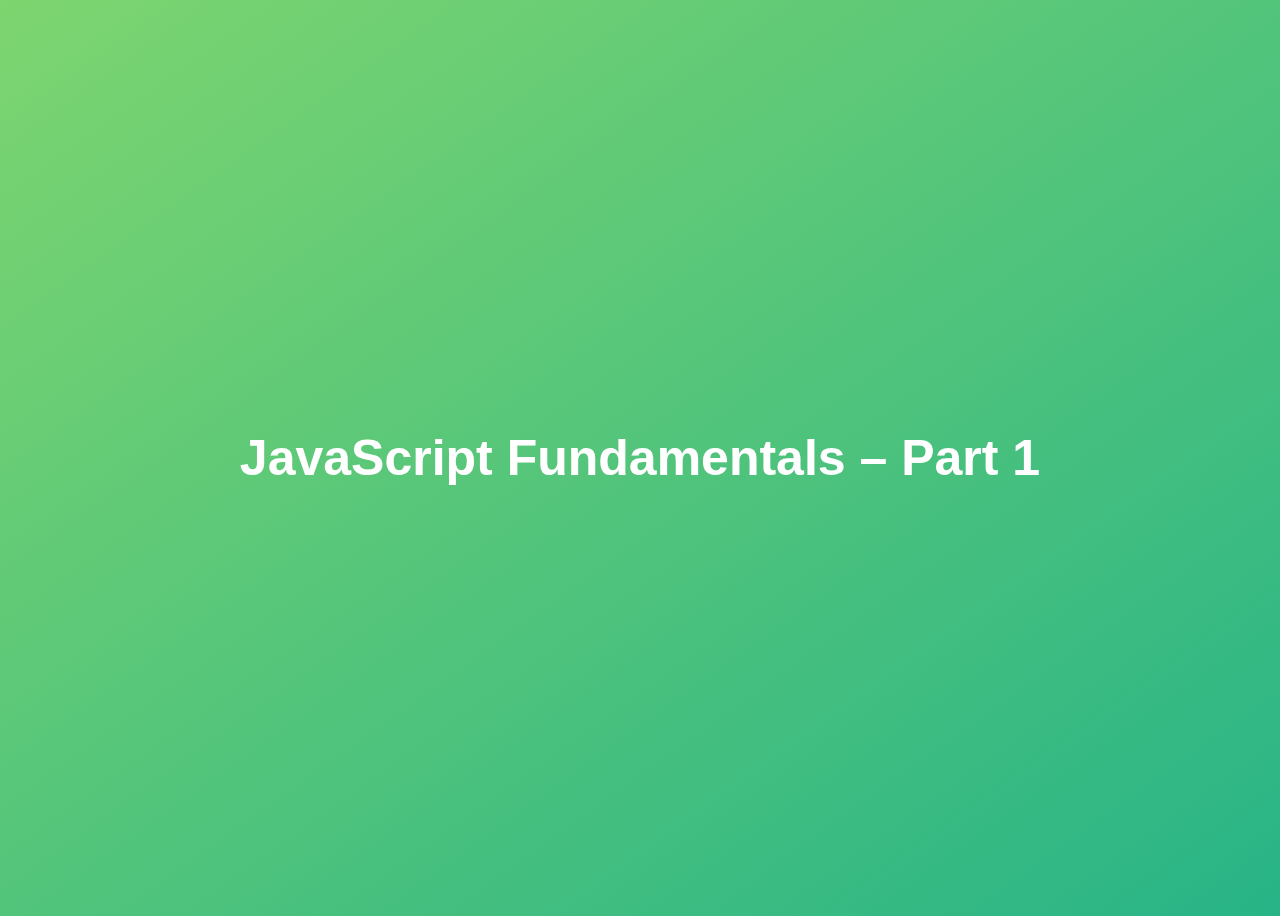
<file: 01-Fundamentals-Part-1/starter/index.html>
<!DOCTYPE html>
<html lang="en">
  <head>
    <meta charset="UTF-8" />
    <meta name="viewport" content="width=device-width, initial-scale=1.0" />
    <meta http-equiv="X-UA-Compatible" content="ie=edge" />
    <title>JavaScript Fundamentals – Part 1</title>
    <style>
      body {
        height: 100vh;
        display: flex;
        align-items: center;
        background: linear-gradient(to top left, #28b487, #7dd56f);
      }
      h1 {
        font-family: sans-serif;
        font-size: 50px;
        line-height: 1.3;
        width: 100%;
        padding: 30px;
        text-align: center;
        color: white;
      }
    </style>
  </head>
  <body>
    <h1>JavaScript Fundamentals – Part 1</h1>

    <script src="script.js"></script>
  </body>
</html>
</file>
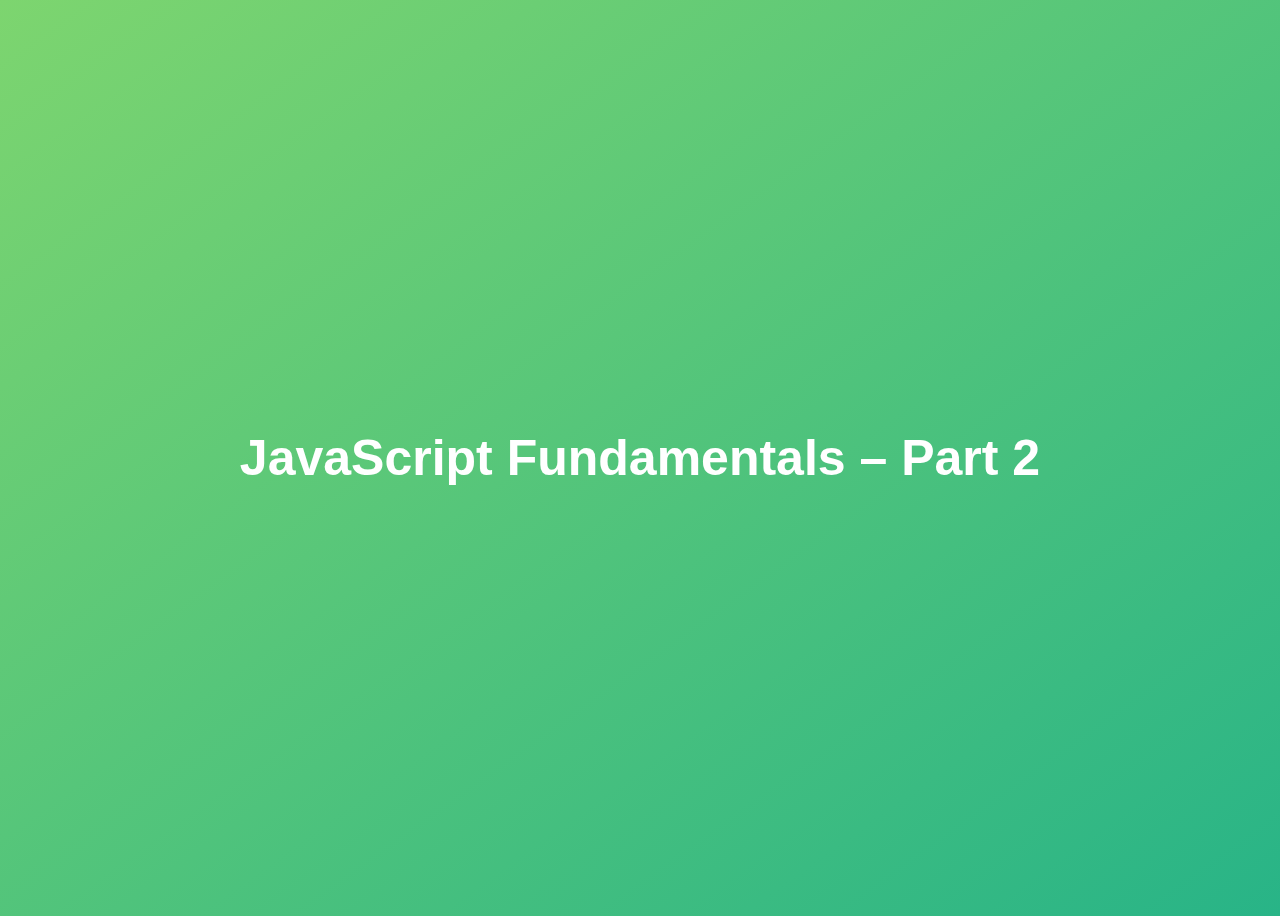
<file: 02-Fundamentals-Part-2/starter/index.html>
<!DOCTYPE html>
<html lang="en">
  <head>
    <meta charset="UTF-8" />
    <meta name="viewport" content="width=device-width, initial-scale=1.0" />
    <meta http-equiv="X-UA-Compatible" content="ie=edge" />
    <title>JavaScript Fundamentals – Part 2</title>
    <style>
      body {
        height: 100vh;
        display: flex;
        align-items: center;
        background: linear-gradient(to top left, #28b487, #7dd56f);
      }
      h1 {
        font-family: sans-serif;
        font-size: 50px;
        line-height: 1.3;
        width: 100%;
        padding: 30px;
        text-align: center;
        color: white;
      }
    </style>
  </head>
  <body>
    <h1>JavaScript Fundamentals – Part 2</h1>
    <script src="script.js"></script>
  </body>
</html>
</file>
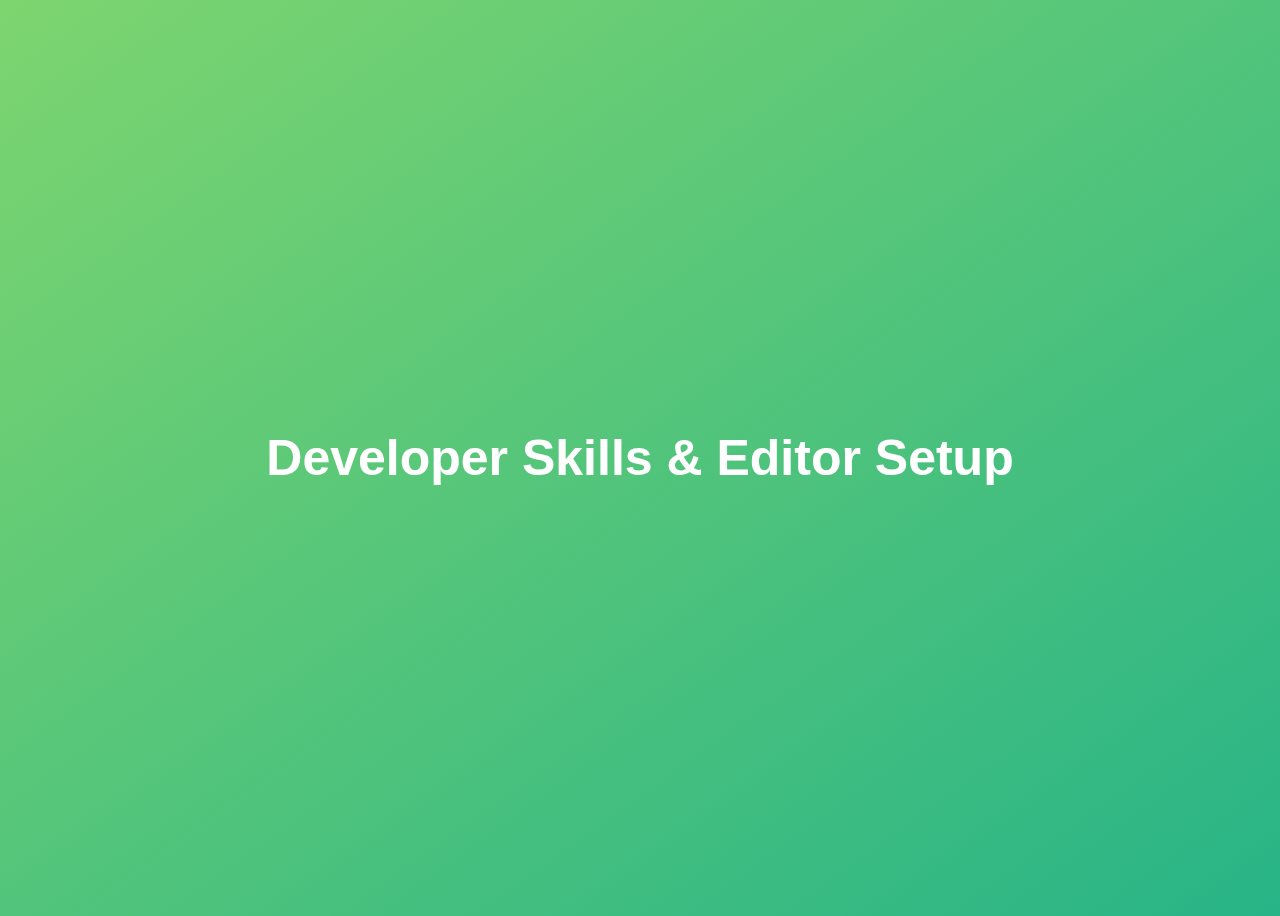
<file: 03-Developer-Skills/starter/index.html>
<!DOCTYPE html>
<html lang="en">
  <head>
    <meta charset="UTF-8" />
    <meta name="viewport" content="width=device-width, initial-scale=1.0" />
    <meta http-equiv="X-UA-Compatible" content="ie=edge" />
    <title>Developer Skills & Editor Setup</title>
    <style>
      body {
        height: 100vh;
        display: flex;
        align-items: center;
        background: linear-gradient(to top left, #28b487, #7dd56f);
      }
      h1 {
        font-family: sans-serif;
        font-size: 50px;
        line-height: 1.3;
        width: 100%;
        padding: 30px;
        text-align: center;
        color: white;
      }
    </style>
  </head>
  <body>
    <h1>Developer Skills & Editor Setup</h1>
    <script src="script.js"></script>
  </body>
</html>
</file>
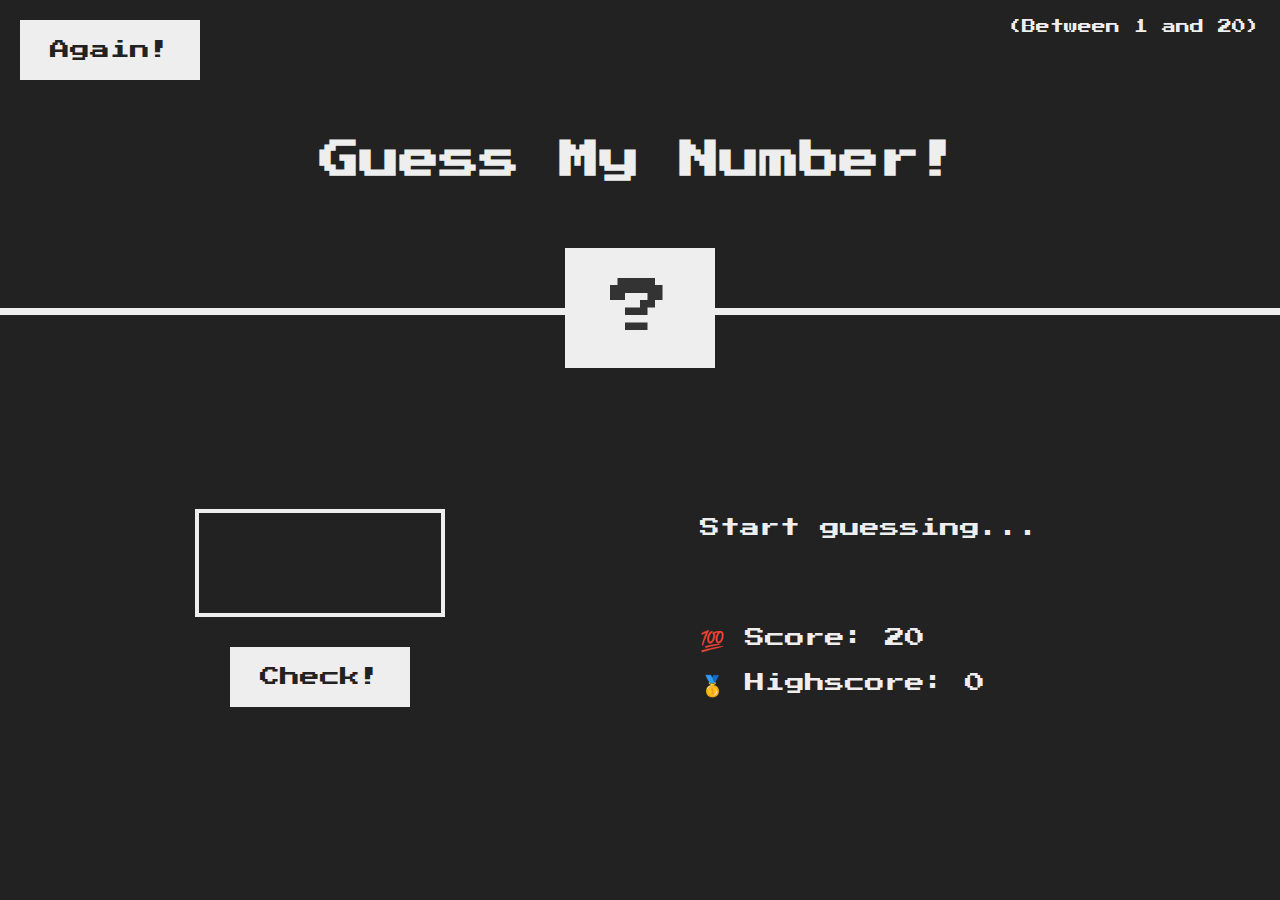
<file: 05-Guess-My-Number/starter/index.html>
<!DOCTYPE html>
<html lang="en">
  <head>
    <meta charset="UTF-8" />
    <meta name="viewport" content="width=device-width, initial-scale=1.0" />
    <meta http-equiv="X-UA-Compatible" content="ie=edge" />
    <link rel="stylesheet" href="style.css" />
    <title>Guess My Number!</title>
  </head>
  <body>
    <header>
      <h1>Guess My Number!</h1>
      <p class="between">(Between 1 and 20)</p>
      <button class="btn again">Again!</button>
      <div class="number">?</div>
    </header>
    <main>
      <section class="left">
        <input type="number" class="guess" />
        <button class="btn check">Check!</button>
      </section>
      <section class="right">
        <p class="message">Start guessing...</p>
        <p class="label-score">💯 Score: <span class="score">20</span></p>
        <p class="label-highscore">
          🥇 Highscore: <span class="highscore">0</span>
        </p>
      </section>
    </main>
    <script src="script.js"></script>
  </body>
</html>
</file>
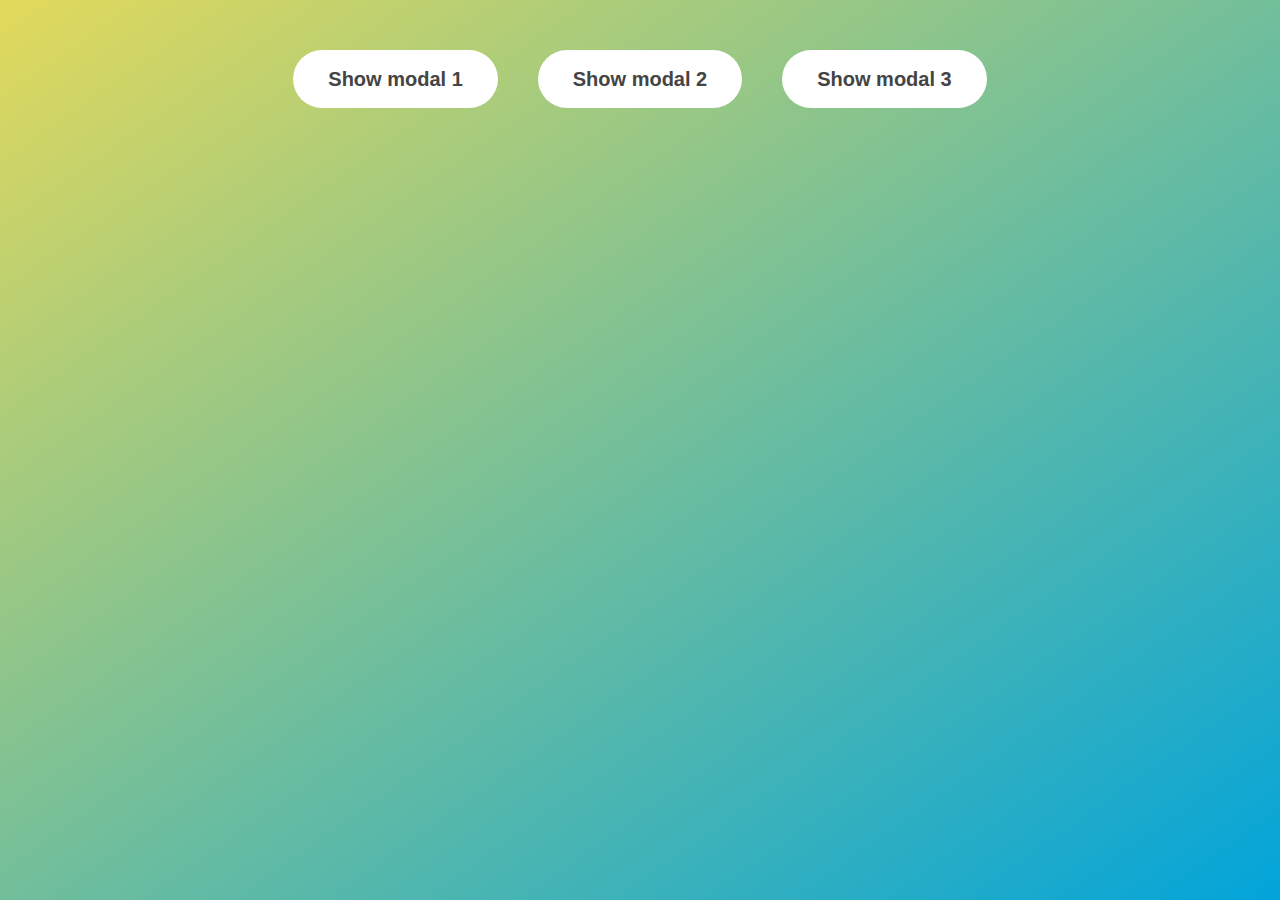
<file: 06-Modal/starter/index.html>
<!DOCTYPE html>
<html lang="en">
  <head>
    <meta charset="UTF-8" />
    <meta name="viewport" content="width=device-width, initial-scale=1.0" />
    <meta http-equiv="X-UA-Compatible" content="ie=edge" />
    <link rel="stylesheet" href="style.css" />
    <title>Modal window</title>
  </head>
  <body>
    <button class="show-modal">Show modal 1</button>
    <button class="show-modal">Show modal 2</button>
    <button class="show-modal">Show modal 3</button>

    <div class="modal hidden">
      <button class="close-modal">&times;</button>
      <h1>I'm a modal window 😍</h1>
      <p>
        Lorem ipsum dolor sit amet, consectetur adipisicing elit, sed do eiusmod
        tempor incididunt ut labore et dolore magna aliqua. Ut enim ad minim
        veniam, quis nostrud exercitation ullamco laboris nisi ut aliquip ex ea
        commodo consequat. Duis aute irure dolor in reprehenderit in voluptate
        velit esse cillum dolore eu fugiat nulla pariatur. Excepteur sint
        occaecat cupidatat non proident, sunt in culpa qui officia deserunt
        mollit anim id est laborum.
      </p>
    </div>
    <div class="overlay hidden"></div>

    <script src="script.js"></script>
  </body>
</html>
</file>
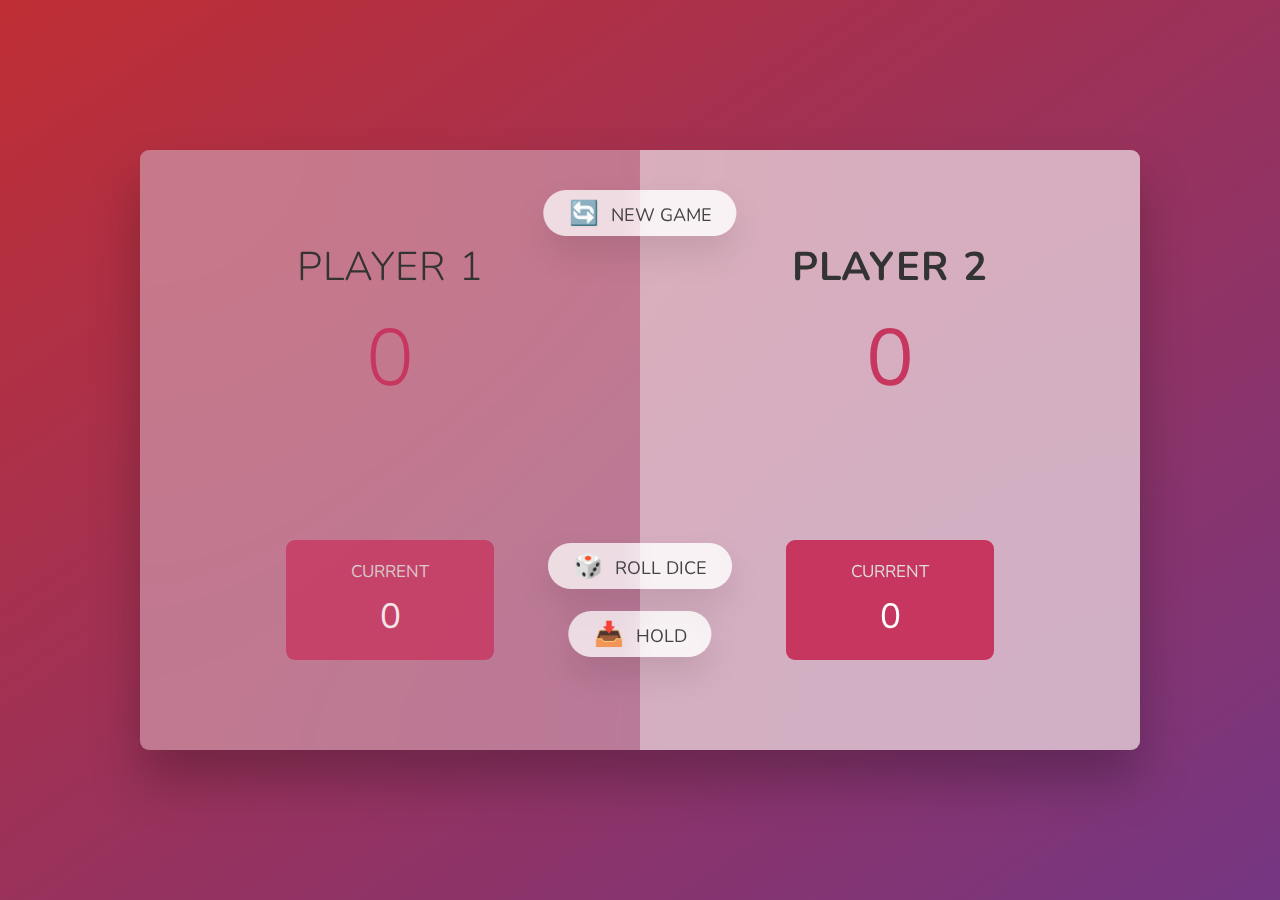
<file: 07-Pig-Game/starter/index.html>
<!DOCTYPE html>
<html lang="en">
  <head>
    <meta charset="UTF-8" />
    <meta name="viewport" content="width=device-width, initial-scale=1.0" />
    <meta http-equiv="X-UA-Compatible" content="ie=edge" />
    <link rel="stylesheet" href="style.css" />
    <title>Pig Game</title>
  </head>
  <body>
    <main>
      <section class="player player--0 player--active">
        <h2 class="name" id="name--0">Player 1</h2>
        <p class="score" id="score--0">43</p>
        <div class="current">
          <p class="current-label">Current</p>
          <p class="current-score" id="current--0">0</p>
        </div>
      </section>
      <section class="player player--1">
        <h2 class="name" id="name--1">Player 2</h2>
        <p class="score" id="score--1">24</p>
        <div class="current">
          <p class="current-label">Current</p>
          <p class="current-score" id="current--1">0</p>
        </div>
      </section>

      <img src="dice-5.png" alt="Playing dice" class="dice" />
      <button class="btn btn--new">🔄 New game</button>
      <button class="btn btn--roll">🎲 Roll dice</button>
      <button class="btn btn--hold">📥 Hold</button>
    </main>
    <script src="script.js"></script>
  </body>
</html>
</file>
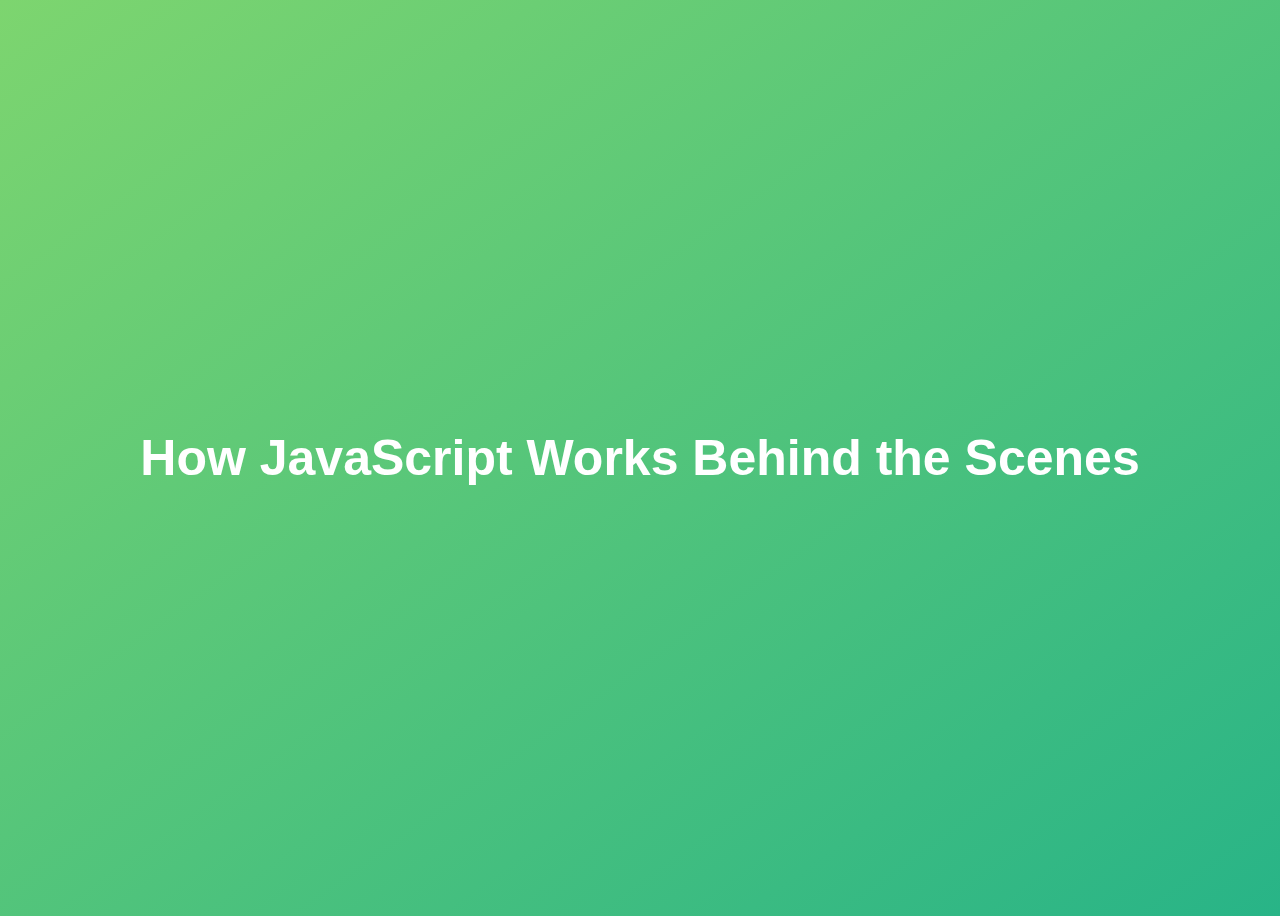
<file: 08-Behind-the-Scenes/starter/index.html>
<!DOCTYPE html>
<html lang="en">
  <head>
    <meta charset="UTF-8" />
    <meta name="viewport" content="width=device-width, initial-scale=1.0" />
    <meta http-equiv="X-UA-Compatible" content="ie=edge" />
    <title>How JavaScript Works Behind the Scenes</title>
    <style>
      body {
        height: 100vh;
        display: flex;
        align-items: center;
        background: linear-gradient(to top left, #28b487, #7dd56f);
      }
      h1 {
        font-family: sans-serif;
        font-size: 50px;
        line-height: 1.3;
        width: 100%;
        padding: 30px;
        text-align: center;
        color: white;
      }
    </style>
  </head>
  <body>
    <h1>How JavaScript Works Behind the Scenes</h1>
    <script src="script.js"></script>
  </body>
</html>
</file>
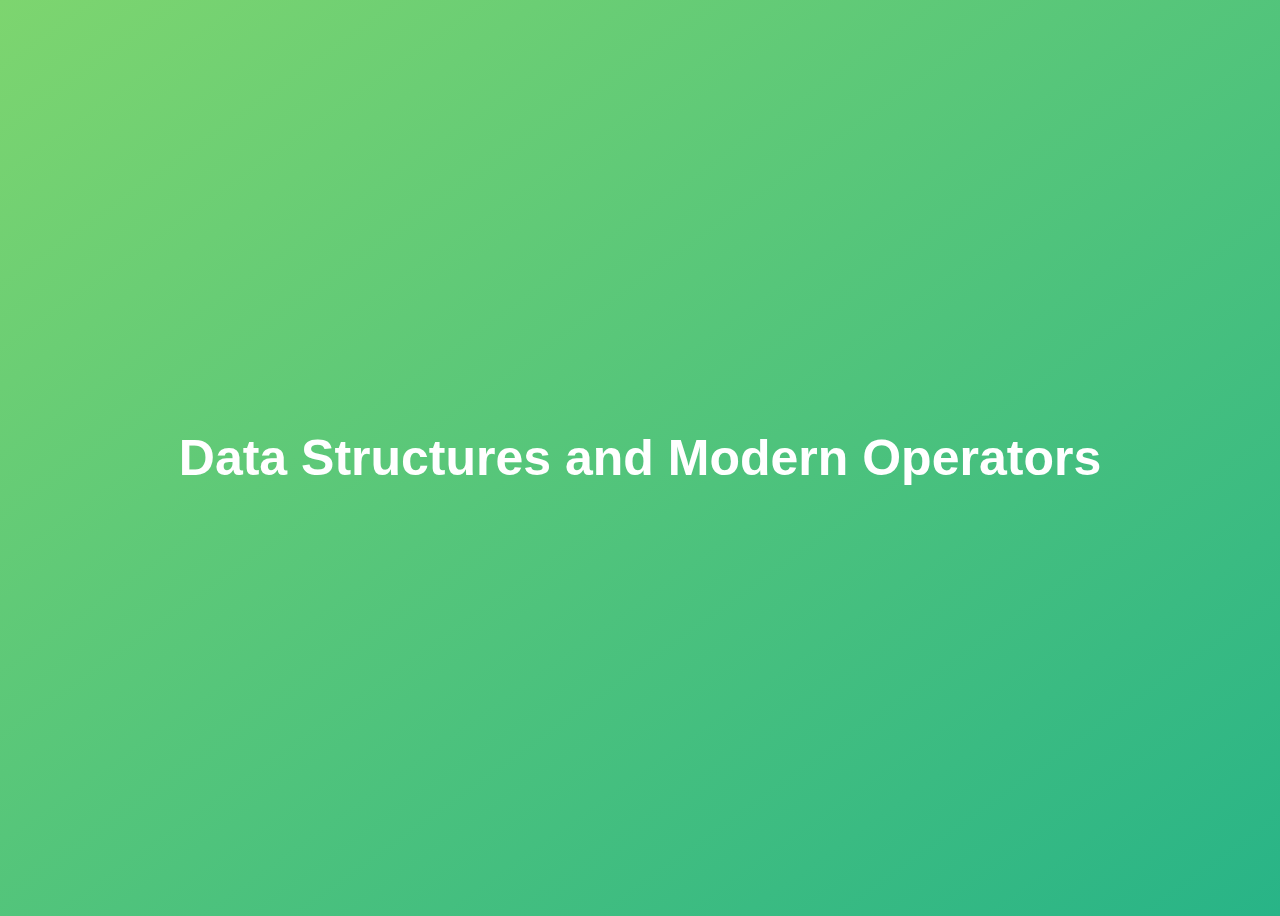
<file: 09-Data-Structures-Operators/starter/index.html>
<!DOCTYPE html>
<html lang="en">
  <head>
    <meta charset="UTF-8" />
    <meta name="viewport" content="width=device-width, initial-scale=1.0" />
    <meta http-equiv="X-UA-Compatible" content="ie=edge" />
    <title>Data Structures and Modern Operators</title>
    <style>
      body {
        height: 100vh;
        display: flex;
        align-items: center;
        background: linear-gradient(to top left, #28b487, #7dd56f);
      }
      h1 {
        font-family: sans-serif;
        font-size: 50px;
        line-height: 1.3;
        width: 100%;
        padding: 30px;
        text-align: center;
        color: white;
      }
      button {
        width: 50px;
        height: 20px;
        margin: 10px;
      }
      textarea {
        width: 300px;
        height: 100px;
      }
    </style>
  </head>
  <body>
    <h1>Data Structures and Modern Operators</h1>
    <script src="script.js"></script>
  </body>
</html>
</file>
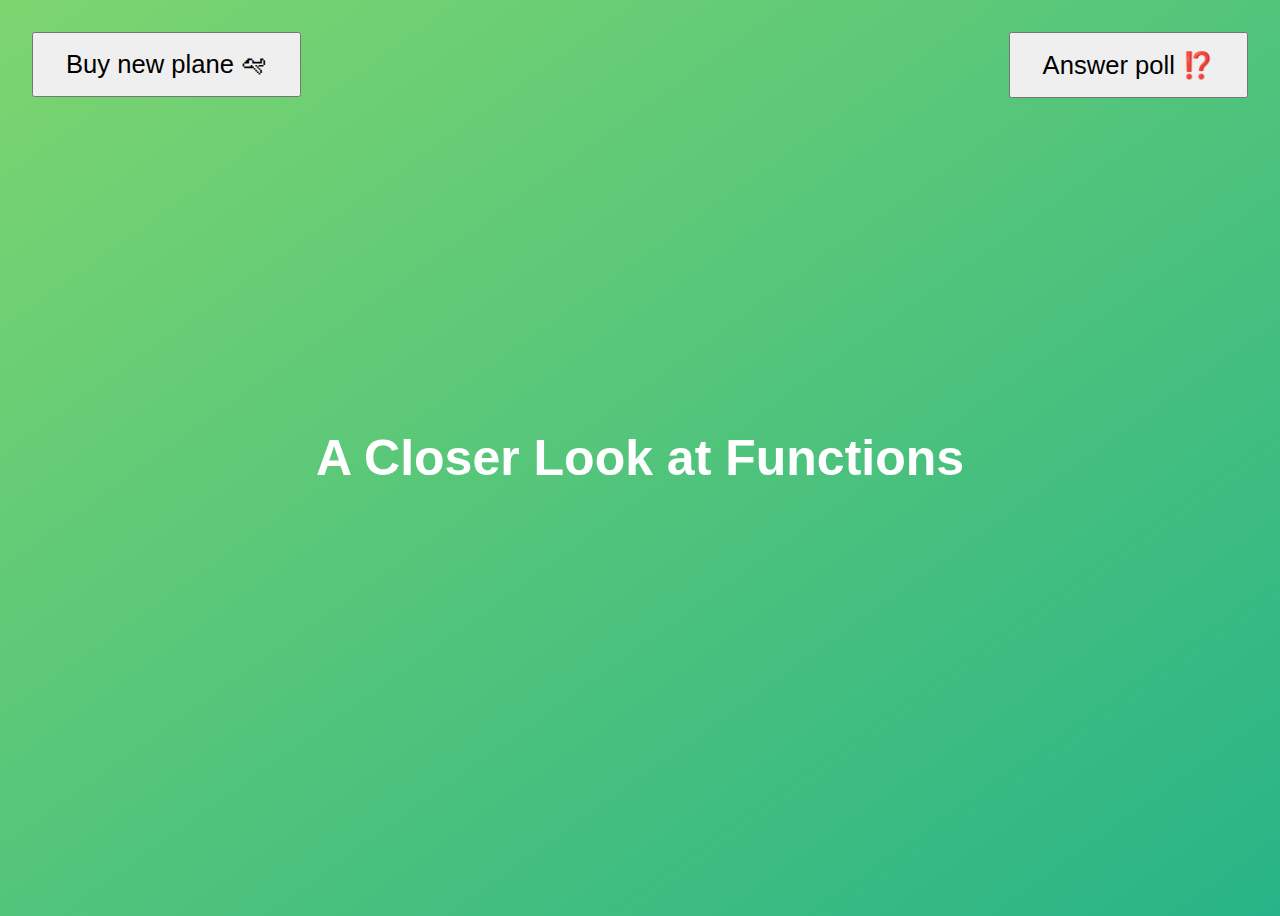
<file: 10-Functions/starter/index.html>
<!DOCTYPE html>
<html lang="en">
  <head>
    <meta charset="UTF-8" />
    <meta name="viewport" content="width=device-width, initial-scale=1.0" />
    <meta http-equiv="X-UA-Compatible" content="ie=edge" />
    <title>A Closer Look at Functions</title>
    <style>
      body {
        height: 100vh;
        display: flex;
        align-items: center;
        background: linear-gradient(to top left, #28b487, #7dd56f);
      }
      h1 {
        font-family: sans-serif;
        font-size: 50px;
        line-height: 1.3;
        width: 100%;
        padding: 30px;
        text-align: center;
        color: white;
      }
      .buy,
      .poll {
        font-size: 1.6rem;
        padding: 1rem 2rem;
        position: absolute;
        top: 2rem;
      }
      .buy {
        left: 2rem;
      }
      .poll {
        right: 2rem;
      }
    </style>
  </head>
  <body>
    <h1>A Closer Look at Functions</h1>
    <button class="buy">Buy new plane 🛩</button>
    <button class="poll">Answer poll ⁉️</button>
    <script src="script.js"></script>
  </body>
</html>
</file>
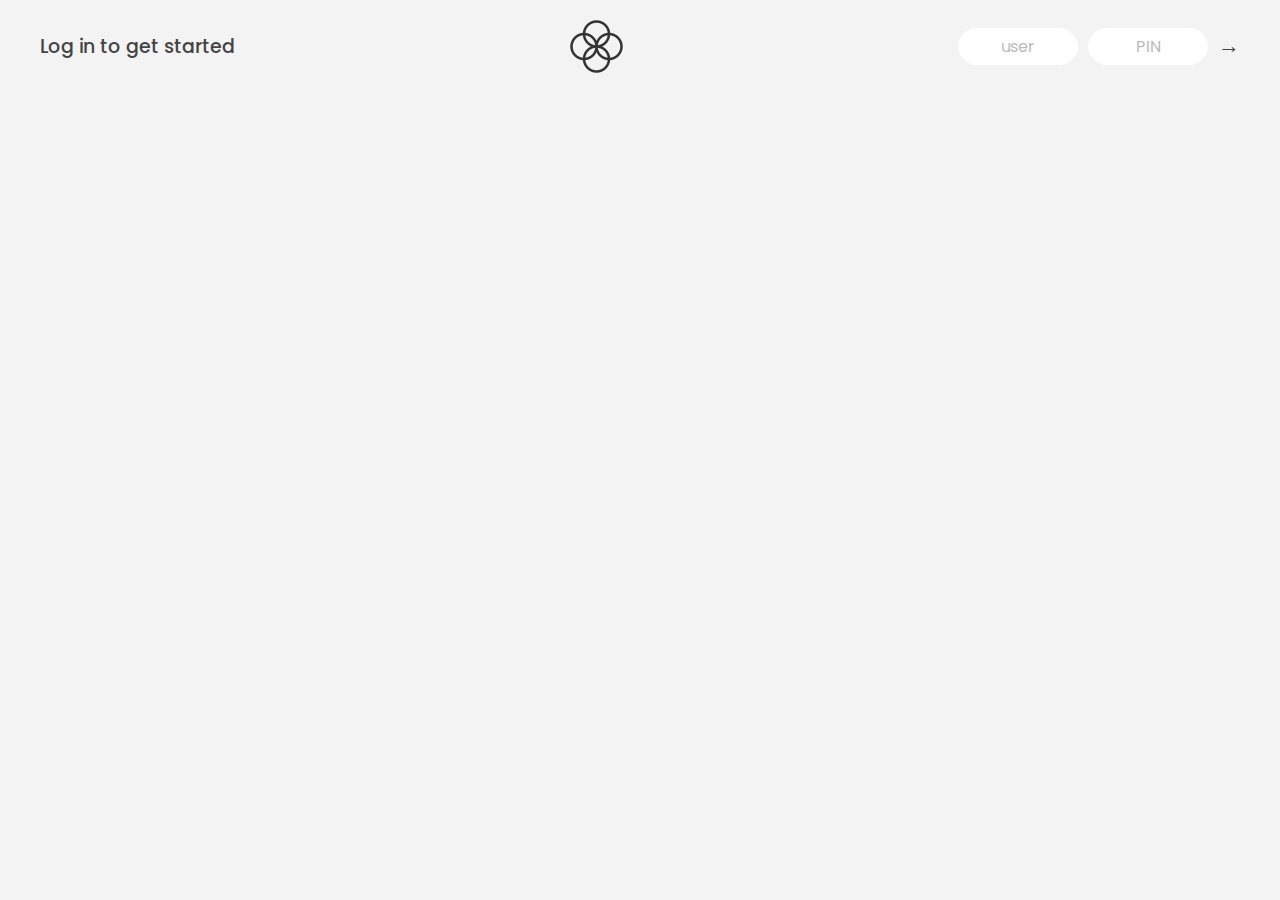
<file: 11-Arrays-Bankist/final/index.html>
<!DOCTYPE html>
<html lang="en">
  <head>
    <meta charset="UTF-8" />
    <meta name="viewport" content="width=device-width, initial-scale=1.0" />
    <meta http-equiv="X-UA-Compatible" content="ie=edge" />
    <link rel="shortcut icon" type="image/png" href="/icon.png" />

    <link
      href="https://fonts.googleapis.com/css?family=Poppins:400,500,600&display=swap"
      rel="stylesheet"
    />

    <link rel="stylesheet" href="style.css" />
    <title>Bankist</title>
  </head>
  <body>
    <!-- TOP NAVIGATION -->
    <nav>
      <p class="welcome">Log in to get started</p>
      <img src="logo.png" alt="Logo" class="logo" />
      <form class="login">
        <input
          type="text"
          placeholder="user"
          class="login__input login__input--user"
        />
        <!-- In practice, use type="password" -->
        <input
          type="text"
          placeholder="PIN"
          maxlength="4"
          class="login__input login__input--pin"
        />
        <button class="login__btn">&rarr;</button>
      </form>
    </nav>

    <main class="app">
      <!-- BALANCE -->
      <div class="balance">
        <div>
          <p class="balance__label">Current balance</p>
          <p class="balance__date">
            As of <span class="date">05/03/2037</span>
          </p>
        </div>
        <p class="balance__value">0000€</p>
      </div>

      <!-- MOVEMENTS -->
      <div class="movements">
        <div class="movements__row">
          <div class="movements__type movements__type--deposit">2 deposit</div>
          <div class="movements__date">3 days ago</div>
          <div class="movements__value">4 000€</div>
        </div>
        <div class="movements__row">
          <div class="movements__type movements__type--withdrawal">
            1 withdrawal
          </div>
          <div class="movements__date">24/01/2037</div>
          <div class="movements__value">-378€</div>
        </div>
      </div>

      <!-- SUMMARY -->
      <div class="summary">
        <p class="summary__label">In</p>
        <p class="summary__value summary__value--in">0000€</p>
        <p class="summary__label">Out</p>
        <p class="summary__value summary__value--out">0000€</p>
        <p class="summary__label">Interest</p>
        <p class="summary__value summary__value--interest">0000€</p>
        <button class="btn--sort">&downarrow; SORT</button>
      </div>

      <!-- OPERATION: TRANSFERS -->
      <div class="operation operation--transfer">
        <h2>Transfer money</h2>
        <form class="form form--transfer">
          <input type="text" class="form__input form__input--to" />
          <input type="number" class="form__input form__input--amount" />
          <button class="form__btn form__btn--transfer">&rarr;</button>
          <label class="form__label">Transfer to</label>
          <label class="form__label">Amount</label>
        </form>
      </div>

      <!-- OPERATION: LOAN -->
      <div class="operation operation--loan">
        <h2>Request loan</h2>
        <form class="form form--loan">
          <input type="number" class="form__input form__input--loan-amount" />
          <button class="form__btn form__btn--loan">&rarr;</button>
          <label class="form__label form__label--loan">Amount</label>
        </form>
      </div>

      <!-- OPERATION: CLOSE -->
      <div class="operation operation--close">
        <h2>Close account</h2>
        <form class="form form--close">
          <input type="text" class="form__input form__input--user" />
          <input
            type="password"
            maxlength="6"
            class="form__input form__input--pin"
          />
          <button class="form__btn form__btn--close">&rarr;</button>
          <label class="form__label">Confirm user</label>
          <label class="form__label">Confirm PIN</label>
        </form>
      </div>

      <!-- LOGOUT TIMER -->
      <p class="logout-timer">
        You will be logged out in <span class="timer">05:00</span>
      </p>
    </main>

    <!-- <footer>
      &copy; by Jonas Schmedtmann. Don't claim as your own :)
    </footer> -->

    <script src="script.js"></script>
  </body>
</html>
</file>
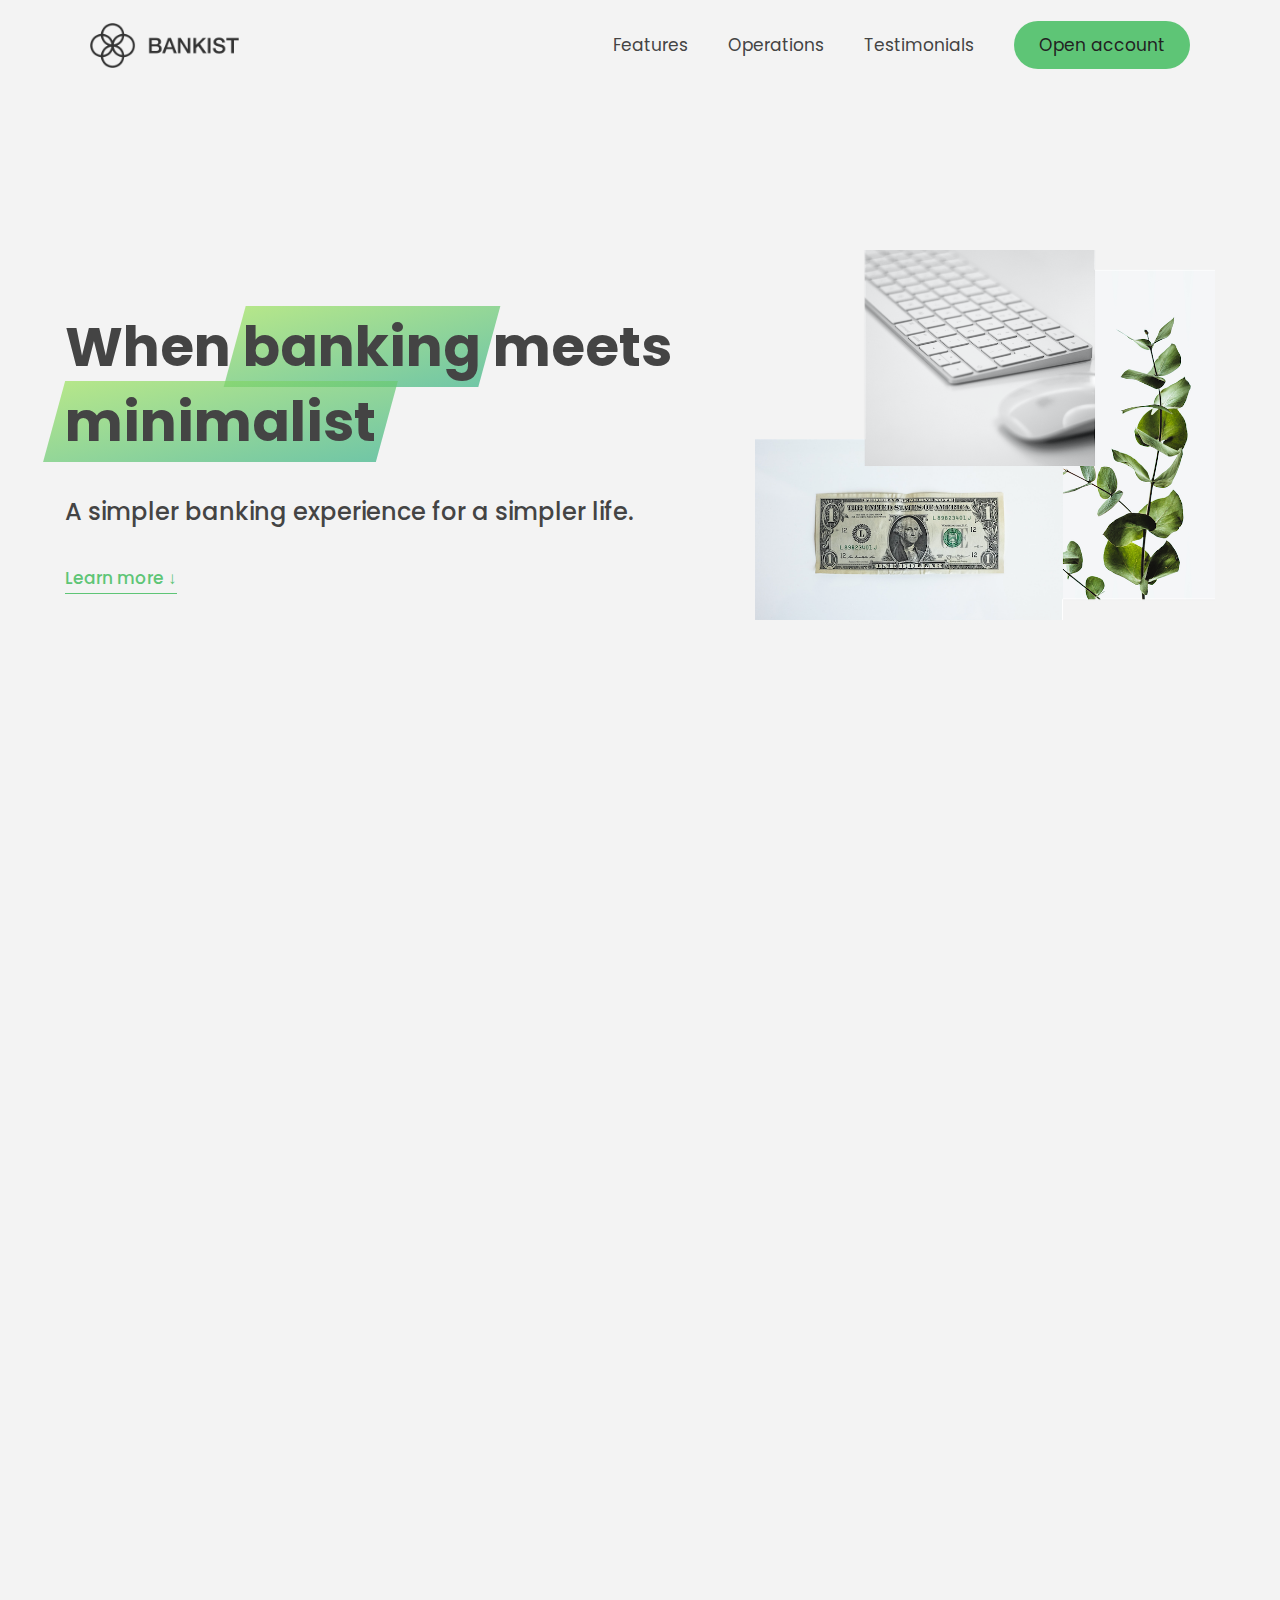
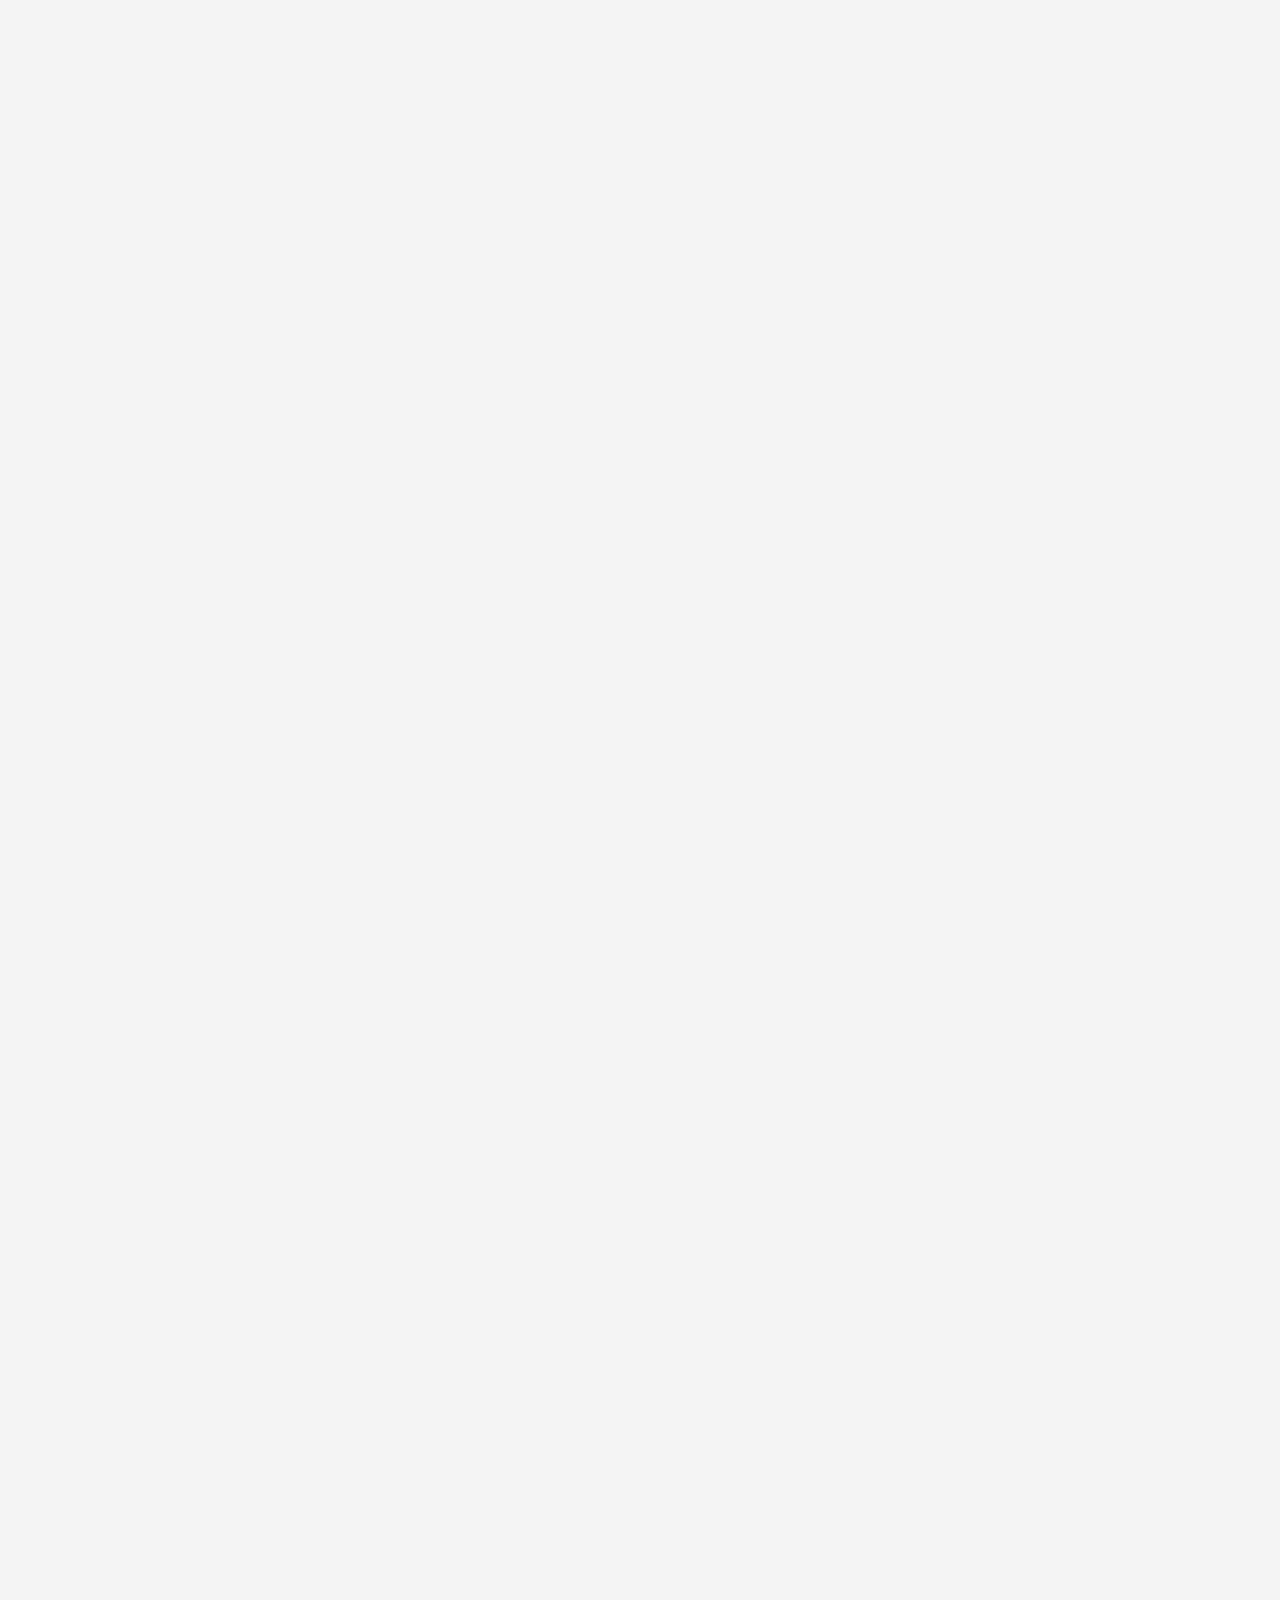
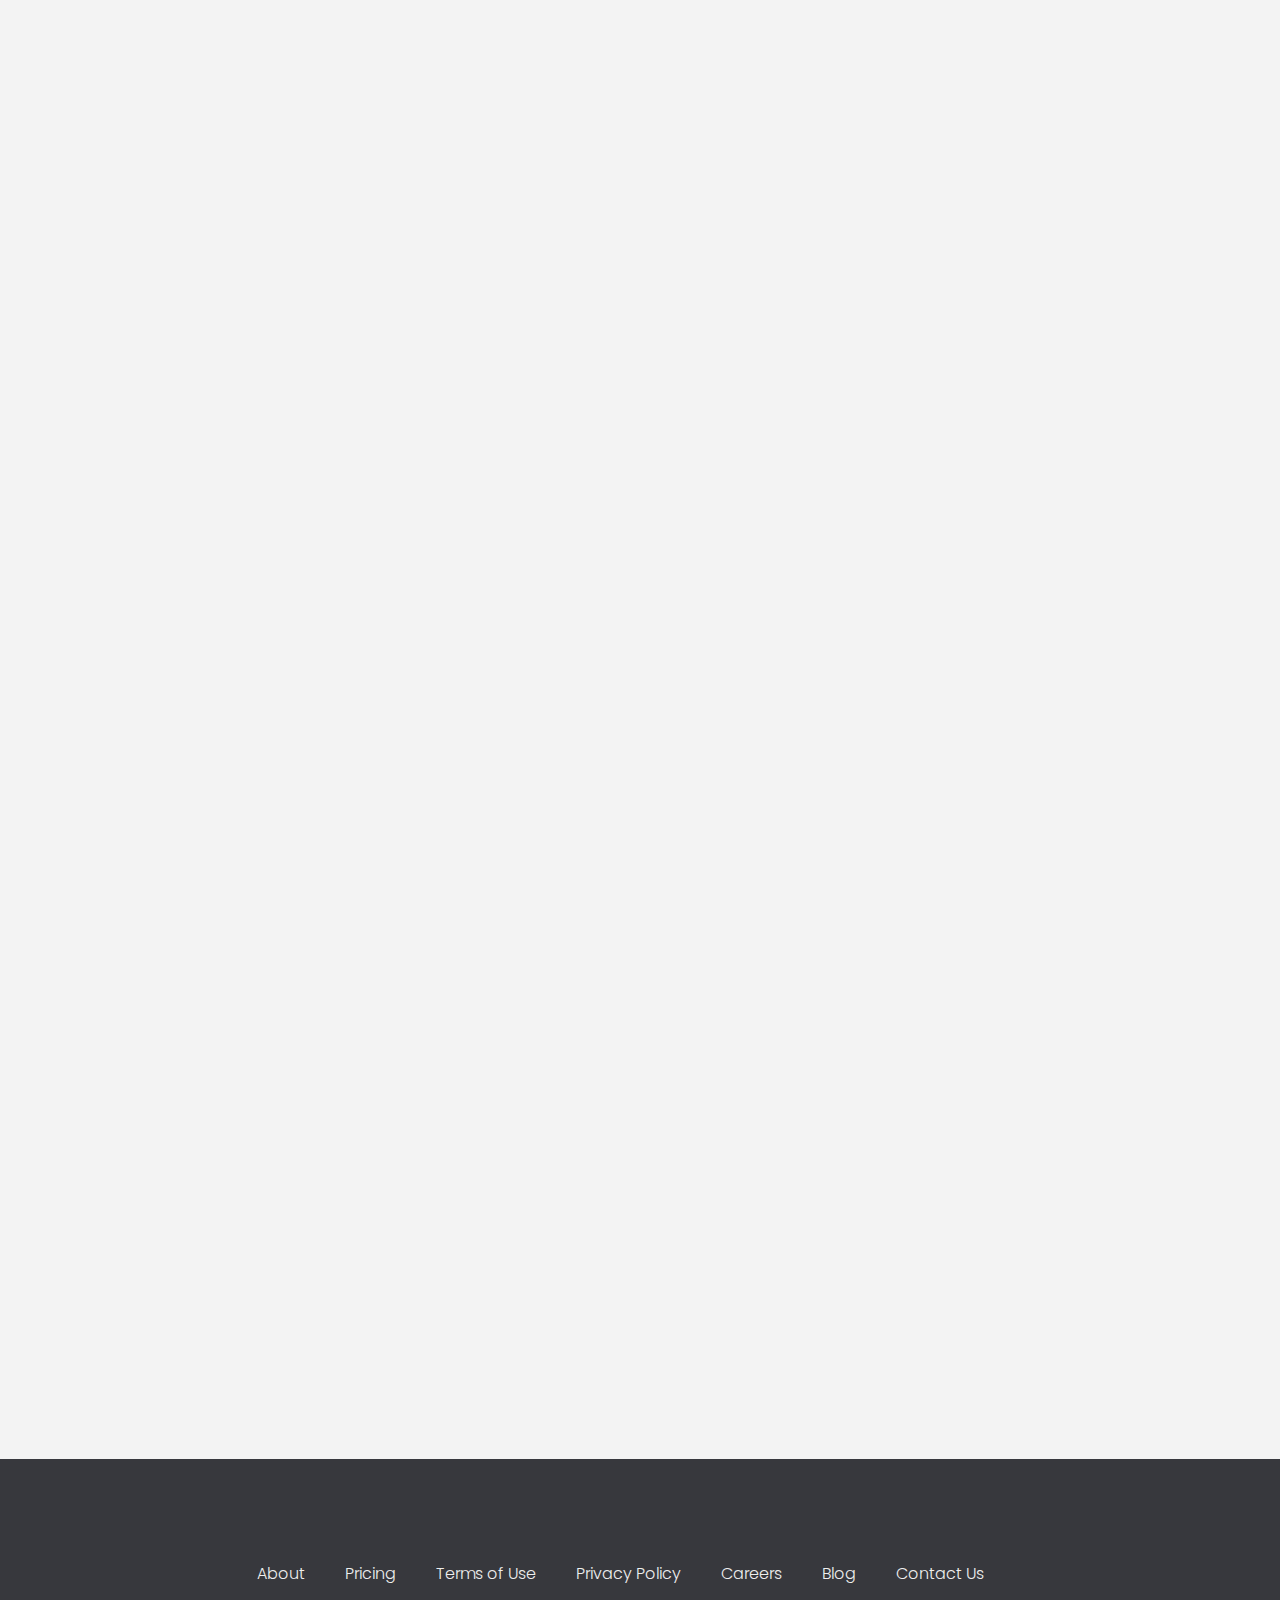
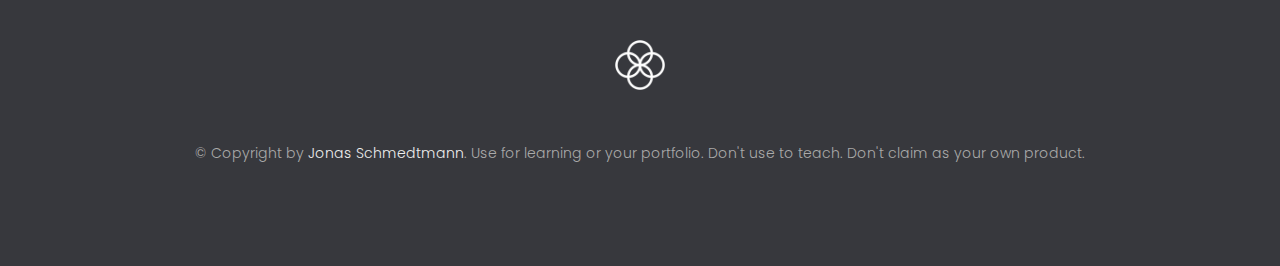
<file: 13-Advanced-DOM-Bankist/final/index.html>
<!DOCTYPE html>
<html lang="en">
  <head>
    <meta charset="UTF-8" />
    <meta name="viewport" content="width=device-width, initial-scale=1.0" />
    <meta http-equiv="X-UA-Compatible" content="ie=edge" />
    <link rel="shortcut icon" type="image/png" href="img/icon.png" />

    <link
      href="https://fonts.googleapis.com/css?family=Poppins:300,400,500,600&display=swap"
      rel="stylesheet"
    />
    <link rel="stylesheet" href="style.css" />
    <title>Bankist | When Banking meets Minimalist</title>

    <script defer src="script.js"></script>
  </head>
  <body>
    <header class="header">
      <nav class="nav">
        <img
          src="img/logo.png"
          alt="Bankist logo"
          class="nav__logo"
          id="logo"
          designer="Jonas"
          data-version-number="3.0"
        />
        <ul class="nav__links">
          <li class="nav__item">
            <a class="nav__link" href="#section--1">Features</a>
          </li>
          <li class="nav__item">
            <a class="nav__link" href="#section--2">Operations</a>
          </li>
          <li class="nav__item">
            <a class="nav__link" href="#section--3">Testimonials</a>
          </li>
          <li class="nav__item">
            <a class="nav__link nav__link--btn btn--show-modal" href="#"
              >Open account</a
            >
          </li>
        </ul>
      </nav>

      <div class="header__title">
        <!-- <h1 onclick="alert('HTML alert')"> -->
        <h1>
          When
          <!-- Green highlight effect -->
          <span class="highlight">banking</span>
          meets<br />
          <span class="highlight">minimalist</span>
        </h1>
        <h4>A simpler banking experience for a simpler life.</h4>
        <button class="btn--text btn--scroll-to">Learn more &DownArrow;</button>
        <img
          src="img/hero.png"
          class="header__img"
          alt="Minimalist bank items"
        />
      </div>
    </header>

    <section class="section" id="section--1">
      <div class="section__title">
        <h2 class="section__description">Features</h2>
        <h3 class="section__header">
          Everything you need in a modern bank and more.
        </h3>
      </div>

      <div class="features">
        <img
          src="img/digital-lazy.jpg"
          data-src="img/digital.jpg"
          alt="Computer"
          class="features__img lazy-img"
        />
        <div class="features__feature">
          <div class="features__icon">
            <svg>
              <use xlink:href="img/icons.svg#icon-monitor"></use>
            </svg>
          </div>
          <h5 class="features__header">100% digital bank</h5>
          <p>
            Lorem ipsum dolor sit amet consectetur adipisicing elit. Unde alias
            sint quos? Accusantium a fugiat porro reiciendis saepe quibusdam
            debitis ducimus.
          </p>
        </div>

        <div class="features__feature">
          <div class="features__icon">
            <svg>
              <use xlink:href="img/icons.svg#icon-trending-up"></use>
            </svg>
          </div>
          <h5 class="features__header">Watch your money grow</h5>
          <p>
            Nesciunt quos autem dolorum voluptates cum dolores dicta fuga
            inventore ab? Nulla incidunt eius numquam sequi iste pariatur
            quibusdam!
          </p>
        </div>
        <img
          src="img/grow-lazy.jpg"
          data-src="img/grow.jpg"
          alt="Plant"
          class="features__img lazy-img"
        />

        <img
          src="img/card-lazy.jpg"
          data-src="img/card.jpg"
          alt="Credit card"
          class="features__img lazy-img"
        />
        <div class="features__feature">
          <div class="features__icon">
            <svg>
              <use xlink:href="img/icons.svg#icon-credit-card"></use>
            </svg>
          </div>
          <h5 class="features__header">Free debit card included</h5>
          <p>
            Quasi, fugit in cumque cupiditate reprehenderit debitis animi enim
            eveniet consequatur odit quam quos possimus assumenda dicta fuga
            inventore ab.
          </p>
        </div>
      </div>
    </section>

    <section class="section" id="section--2">
      <div class="section__title">
        <h2 class="section__description">Operations</h2>
        <h3 class="section__header">
          Everything as simple as possible, but no simpler.
        </h3>
      </div>

      <div class="operations">
        <div class="operations__tab-container">
          <button
            class="btn operations__tab operations__tab--1 operations__tab--active"
            data-tab="1"
          >
            <span>01</span>Instant Transfers
          </button>
          <button class="btn operations__tab operations__tab--2" data-tab="2">
            <span>02</span>Instant Loans
          </button>
          <button class="btn operations__tab operations__tab--3" data-tab="3">
            <span>03</span>Instant Closing
          </button>
        </div>
        <div
          class="operations__content operations__content--1 operations__content--active"
        >
          <div class="operations__icon operations__icon--1">
            <svg>
              <use xlink:href="img/icons.svg#icon-upload"></use>
            </svg>
          </div>
          <h5 class="operations__header">
            Tranfser money to anyone, instantly! No fees, no BS.
          </h5>
          <p>
            Lorem ipsum dolor sit amet, consectetur adipisicing elit, sed do
            eiusmod tempor incididunt ut labore et dolore magna aliqua. Ut enim
            ad minim veniam, quis nostrud exercitation ullamco laboris nisi ut
            aliquip ex ea commodo consequat.
          </p>
        </div>

        <div class="operations__content operations__content--2">
          <div class="operations__icon operations__icon--2">
            <svg>
              <use xlink:href="img/icons.svg#icon-home"></use>
            </svg>
          </div>
          <h5 class="operations__header">
            Buy a home or make your dreams come true, with instant loans.
          </h5>
          <p>
            Duis aute irure dolor in reprehenderit in voluptate velit esse
            cillum dolore eu fugiat nulla pariatur. Excepteur sint occaecat
            cupidatat non proident, sunt in culpa qui officia deserunt mollit
            anim id est laborum.
          </p>
        </div>
        <div class="operations__content operations__content--3">
          <div class="operations__icon operations__icon--3">
            <svg>
              <use xlink:href="img/icons.svg#icon-user-x"></use>
            </svg>
          </div>
          <h5 class="operations__header">
            No longer need your account? No problem! Close it instantly.
          </h5>
          <p>
            Excepteur sint occaecat cupidatat non proident, sunt in culpa qui
            officia deserunt mollit anim id est laborum. Ut enim ad minim
            veniam, quis nostrud exercitation ullamco laboris nisi ut aliquip ex
            ea commodo consequat.
          </p>
        </div>
      </div>
    </section>

    <section class="section" id="section--3">
      <div class="section__title section__title--testimonials">
        <h2 class="section__description">Not sure yet?</h2>
        <h3 class="section__header">
          Millions of Bankists are already making their lifes simpler.
        </h3>
      </div>

      <div class="slider">
        <div class="slide">
          <div class="testimonial">
            <h5 class="testimonial__header">Best financial decision ever!</h5>
            <blockquote class="testimonial__text">
              Lorem ipsum dolor sit, amet consectetur adipisicing elit.
              Accusantium quas quisquam non? Quas voluptate nulla minima
              deleniti optio ullam nesciunt, numquam corporis et asperiores
              laboriosam sunt, praesentium suscipit blanditiis. Necessitatibus
              id alias reiciendis, perferendis facere pariatur dolore veniam
              autem esse non voluptatem saepe provident nihil molestiae.
            </blockquote>
            <address class="testimonial__author">
              <img src="img/user-1.jpg" alt="" class="testimonial__photo" />
              <h6 class="testimonial__name">Aarav Lynn</h6>
              <p class="testimonial__location">San Francisco, USA</p>
            </address>
          </div>
        </div>

        <div class="slide">
          <div class="testimonial">
            <h5 class="testimonial__header">
              The last step to becoming a complete minimalist
            </h5>
            <blockquote class="testimonial__text">
              Quisquam itaque deserunt ullam, quia ea repellendus provident,
              ducimus neque ipsam modi voluptatibus doloremque, corrupti
              laborum. Incidunt numquam perferendis veritatis neque repellendus.
              Lorem, ipsum dolor sit amet consectetur adipisicing elit. Illo
              deserunt exercitationem deleniti.
            </blockquote>
            <address class="testimonial__author">
              <img src="img/user-2.jpg" alt="" class="testimonial__photo" />
              <h6 class="testimonial__name">Miyah Miles</h6>
              <p class="testimonial__location">London, UK</p>
            </address>
          </div>
        </div>

        <div class="slide">
          <div class="testimonial">
            <h5 class="testimonial__header">
              Finally free from old-school banks
            </h5>
            <blockquote class="testimonial__text">
              Debitis, nihil sit minus suscipit magni aperiam vel tenetur
              incidunt commodi architecto numquam omnis nulla autem,
              necessitatibus blanditiis modi similique quidem. Odio aliquam
              culpa dicta beatae quod maiores ipsa minus consequatur error sunt,
              deleniti saepe aliquid quos inventore sequi. Necessitatibus id
              alias reiciendis, perferendis facere.
            </blockquote>
            <address class="testimonial__author">
              <img src="img/user-3.jpg" alt="" class="testimonial__photo" />
              <h6 class="testimonial__name">Francisco Gomes</h6>
              <p class="testimonial__location">Lisbon, Portugal</p>
            </address>
          </div>
        </div>

        <button class="slider__btn slider__btn--left">&larr;</button>
        <button class="slider__btn slider__btn--right">&rarr;</button>
        <div class="dots"></div>
      </div>
    </section>

    <section class="section section--sign-up">
      <div class="section__title">
        <h3 class="section__header">
          The best day to join Bankist was one year ago. The second best is
          today!
        </h3>
      </div>
      <button class="btn btn--show-modal">Open your free account today!</button>
    </section>

    <footer class="footer">
      <ul class="footer__nav">
        <li class="footer__item">
          <a class="footer__link" href="#">About</a>
        </li>
        <li class="footer__item">
          <a class="footer__link" href="#">Pricing</a>
        </li>
        <li class="footer__item">
          <a class="footer__link" href="#">Terms of Use</a>
        </li>
        <li class="footer__item">
          <a class="footer__link" href="#">Privacy Policy</a>
        </li>
        <li class="footer__item">
          <a class="footer__link" href="#">Careers</a>
        </li>
        <li class="footer__item">
          <a class="footer__link" href="#">Blog</a>
        </li>
        <li class="footer__item">
          <a class="footer__link" href="#">Contact Us</a>
        </li>
      </ul>
      <img src="img/icon.png" alt="Logo" class="footer__logo" />
      <p class="footer__copyright">
        &copy; Copyright by
        <a
          class="footer__link twitter-link"
          target="_blank"
          href="https://twitter.com/jonasschmedtman"
          >Jonas Schmedtmann</a
        >. Use for learning or your portfolio. Don't use to teach. Don't claim
        as your own product.
      </p>
    </footer>

    <div class="modal hidden">
      <button class="btn--close-modal">&times;</button>
      <h2 class="modal__header">
        Open your bank account <br />
        in just <span class="highlight">5 minutes</span>
      </h2>
      <form class="modal__form">
        <label>First Name</label>
        <input type="text" />
        <label>Last Name</label>
        <input type="text" />
        <label>Email Address</label>
        <input type="email" />
        <button class="btn">Next step &rarr;</button>
      </form>
    </div>
    <div class="overlay hidden"></div>

    <!-- <script src="script.js"></script> -->
  </body>
</html>
</file>
<file: 05-Guess-My-Number/starter/style.css>
@import url('https://fonts.googleapis.com/css?family=Press+Start+2P&display=swap');

* {
  margin: 0;
  padding: 0;
  box-sizing: inherit;
}

html {
  font-size: 62.5%;
  box-sizing: border-box;
}

body {
  font-family: 'Press Start 2P', sans-serif;
  color: #eee;
  background-color: #222;
  /* background-color: #60b347; */
}

/* LAYOUT */
header {
  position: relative;
  height: 35vh;
  border-bottom: 7px solid #eee;
}

main {
  height: 65vh;
  color: #eee;
  display: flex;
  align-items: center;
  justify-content: space-around;
}

.left {
  width: 52rem;
  display: flex;
  flex-direction: column;
  align-items: center;
}

.right {
  width: 52rem;
  font-size: 2rem;
}

/* ELEMENTS STYLE */
h1 {
  font-size: 4rem;
  text-align: center;
  position: absolute;
  width: 100%;
  top: 52%;
  left: 50%;
  transform: translate(-50%, -50%);
}

.number {
  background: #eee;
  color: #333;
  font-size: 6rem;
  width: 15rem;
  padding: 3rem 0rem;
  text-align: center;
  position: absolute;
  bottom: 0;
  left: 50%;
  transform: translate(-50%, 50%);
}

.between {
  font-size: 1.4rem;
  position: absolute;
  top: 2rem;
  right: 2rem;
}

.again {
  position: absolute;
  top: 2rem;
  left: 2rem;
}

.guess {
  background: none;
  border: 4px solid #eee;
  font-family: inherit;
  color: inherit;
  font-size: 5rem;
  padding: 2.5rem;
  width: 25rem;
  text-align: center;
  display: block;
  margin-bottom: 3rem;
}

.btn {
  border: none;
  background-color: #eee;
  color: #222;
  font-size: 2rem;
  font-family: inherit;
  padding: 2rem 3rem;
  cursor: pointer;
}

.btn:hover {
  background-color: #ccc;
}

.message {
  margin-bottom: 8rem;
  height: 3rem;
}

.label-score {
  margin-bottom: 2rem;
}
</file>
<file: 06-Modal/starter/style.css>
* {
  margin: 0;
  padding: 0;
  box-sizing: inherit;
}

html {
  font-size: 62.5%;
  box-sizing: border-box;
}

body {
  font-family: sans-serif;
  color: #333;
  line-height: 1.5;
  height: 100vh;
  position: relative;
  display: flex;
  align-items: flex-start;
  justify-content: center;
  background: linear-gradient(to top left, #02a4da, #e2d95b);
}

.show-modal {
  font-size: 2rem;
  font-weight: 600;
  padding: 1.75rem 3.5rem;
  margin: 5rem 2rem;
  border: none;
  background-color: #fff;
  color: #444;
  border-radius: 10rem;
  cursor: pointer;
}

.close-modal {
  position: absolute;
  top: 1.2rem;
  right: 2rem;
  font-size: 5rem;
  color: #333;
  cursor: pointer;
  border: none;
  background: none;
}

h1 {
  font-size: 2.5rem;
  margin-bottom: 2rem;
}

p {
  font-size: 1.8rem;
}

/* -------------------------- */
/* CLASSES TO MAKE MODAL WORK */
.hidden {
  display: none;
}

.modal {
  position: absolute;
  top: 50%;
  left: 50%;
  transform: translate(-50%, -50%);
  width: 70%;

  background-color: white;
  padding: 6rem;
  border-radius: 5px;
  box-shadow: 0 3rem 5rem rgba(0, 0, 0, 0.3);
  z-index: 10;
}

.overlay {
  position: absolute;
  top: 0;
  left: 0;
  width: 100%;
  height: 100%;
  background-color: rgba(0, 0, 0, 0.6);
  backdrop-filter: blur(3px);
  z-index: 5;
}
</file>
<file: 07-Pig-Game/starter/style.css>
@import url('https://fonts.googleapis.com/css2?family=Nunito&display=swap');

* {
  margin: 0;
  padding: 0;
  box-sizing: inherit;
}

html {
  font-size: 62.5%;
  box-sizing: border-box;
}

body {
  font-family: 'Nunito', sans-serif;
  font-weight: 400;
  height: 100vh;
  color: #333;
  background-image: linear-gradient(to top left, #753682 0%, #bf2e34 100%);
  display: flex;
  align-items: center;
  justify-content: center;
}

/* LAYOUT */
main {
  position: relative;
  width: 100rem;
  height: 60rem;
  background-color: rgba(255, 255, 255, 0.35);
  backdrop-filter: blur(200px);
  filter: blur();
  box-shadow: 0 3rem 5rem rgba(0, 0, 0, 0.25);
  border-radius: 9px;
  overflow: hidden;
  display: flex;
}

.player {
  flex: 50%;
  padding: 9rem;
  display: flex;
  flex-direction: column;
  align-items: center;
  transition: all 0.75s;
}

/* ELEMENTS */
.name {
  position: relative;
  font-size: 4rem;
  text-transform: uppercase;
  letter-spacing: 1px;
  word-spacing: 2px;
  font-weight: 300;
  margin-bottom: 1rem;
}

.score {
  font-size: 8rem;
  font-weight: 300;
  color: #c7365f;
  margin-bottom: auto;
}

.player--active {
  background-color: rgba(255, 255, 255, 0.4);
}
.player--active .name {
  font-weight: 700;
}
.player--active .score {
  font-weight: 400;
}

.player--active .current {
  opacity: 1;
}

.current {
  background-color: #c7365f;
  opacity: 0.8;
  border-radius: 9px;
  color: #fff;
  width: 65%;
  padding: 2rem;
  text-align: center;
  transition: all 0.75s;
}

.current-label {
  text-transform: uppercase;
  margin-bottom: 1rem;
  font-size: 1.7rem;
  color: #ddd;
}

.current-score {
  font-size: 3.5rem;
}

/* ABSOLUTE POSITIONED ELEMENTS */
.btn {
  position: absolute;
  left: 50%;
  transform: translateX(-50%);
  color: #444;
  background: none;
  border: none;
  font-family: inherit;
  font-size: 1.8rem;
  text-transform: uppercase;
  cursor: pointer;
  font-weight: 400;
  transition: all 0.2s;

  background-color: white;
  background-color: rgba(255, 255, 255, 0.6);
  backdrop-filter: blur(10px);

  padding: 0.7rem 2.5rem;
  border-radius: 50rem;
  box-shadow: 0 1.75rem 3.5rem rgba(0, 0, 0, 0.1);
}

.btn::first-letter {
  font-size: 2.4rem;
  display: inline-block;
  margin-right: 0.7rem;
}

.btn--new {
  top: 4rem;
}
.btn--roll {
  top: 39.3rem;
}
.btn--hold {
  top: 46.1rem;
}

.btn:active {
  transform: translate(-50%, 3px);
  box-shadow: 0 1rem 2rem rgba(0, 0, 0, 0.15);
}

.btn:focus {
  outline: none;
}

.dice {
  position: absolute;
  left: 50%;
  top: 16.5rem;
  transform: translateX(-50%);
  height: 10rem;
  box-shadow: 0 2rem 5rem rgba(0, 0, 0, 0.2);
}

.player--winner {
  background-color: #2f2f2f;
}

.player--winner .name {
  font-weight: 700;
  color: #c7365f;
}

.hidden {
  display: none;
}
</file>
<file: 11-Arrays-Bankist/final/style.css>
/*
 * Use this CSS to learn some intersting techniques,
 * in case you're wondering how I built the UI.
 * Have fun! 😁
 */

* {
  margin: 0;
  padding: 0;
  box-sizing: inherit;
}

html {
  font-size: 62.5%;
  box-sizing: border-box;
}

body {
  font-family: 'Poppins', sans-serif;
  color: #444;
  background-color: #f3f3f3;
  height: 100vh;
  padding: 2rem;
}

nav {
  display: flex;
  justify-content: space-between;
  align-items: center;
  padding: 0 2rem;
}

.welcome {
  font-size: 1.9rem;
  font-weight: 500;
}

.logo {
  height: 5.25rem;
}

.login {
  display: flex;
}

.login__input {
  border: none;
  padding: 0.5rem 2rem;
  font-size: 1.6rem;
  font-family: inherit;
  text-align: center;
  width: 12rem;
  border-radius: 10rem;
  margin-right: 1rem;
  color: inherit;
  border: 1px solid #fff;
  transition: all 0.3s;
}

.login__input:focus {
  outline: none;
  border: 1px solid #ccc;
}

.login__input::placeholder {
  color: #bbb;
}

.login__btn {
  border: none;
  background: none;
  font-size: 2.2rem;
  color: inherit;
  cursor: pointer;
  transition: all 0.3s;
}

.login__btn:hover,
.login__btn:focus,
.btn--sort:hover,
.btn--sort:focus {
  outline: none;
  color: #777;
}

/* MAIN */
.app {
  position: relative;
  max-width: 100rem;
  margin: 4rem auto;
  display: grid;
  grid-template-columns: 4fr 3fr;
  grid-template-rows: auto repeat(3, 15rem) auto;
  gap: 2rem;

  /* NOTE This creates the fade in/out anumation */
  opacity: 0;
  transition: all 1s;
}

.balance {
  grid-column: 1 / span 2;
  display: flex;
  align-items: flex-end;
  justify-content: space-between;
  margin-bottom: 2rem;
}

.balance__label {
  font-size: 2.2rem;
  font-weight: 500;
  margin-bottom: -0.2rem;
}

.balance__date {
  font-size: 1.4rem;
  color: #888;
}

.balance__value {
  font-size: 4.5rem;
  font-weight: 400;
}

/* MOVEMENTS */
.movements {
  grid-row: 2 / span 3;
  background-color: #fff;
  border-radius: 1rem;
  overflow: scroll;
}

.movements__row {
  padding: 2.25rem 4rem;
  display: flex;
  align-items: center;
  border-bottom: 1px solid #eee;
}

.movements__type {
  font-size: 1.1rem;
  text-transform: uppercase;
  font-weight: 500;
  color: #fff;
  padding: 0.1rem 1rem;
  border-radius: 10rem;
  margin-right: 2rem;
}

.movements__date {
  font-size: 1.1rem;
  text-transform: uppercase;
  font-weight: 500;
  color: #666;
}

.movements__type--deposit {
  background-image: linear-gradient(to top left, #39b385, #9be15d);
}

.movements__type--withdrawal {
  background-image: linear-gradient(to top left, #e52a5a, #ff585f);
}

.movements__value {
  font-size: 1.7rem;
  margin-left: auto;
}

/* SUMMARY */
.summary {
  grid-row: 5 / 6;
  display: flex;
  align-items: baseline;
  padding: 0 0.3rem;
  margin-top: 1rem;
}

.summary__label {
  font-size: 1.2rem;
  font-weight: 500;
  text-transform: uppercase;
  margin-right: 0.8rem;
}

.summary__value {
  font-size: 2.2rem;
  margin-right: 2.5rem;
}

.summary__value--in,
.summary__value--interest {
  color: #66c873;
}

.summary__value--out {
  color: #f5465d;
}

.btn--sort {
  margin-left: auto;
  border: none;
  background: none;
  font-size: 1.3rem;
  font-weight: 500;
  cursor: pointer;
}

/* OPERATIONS */
.operation {
  border-radius: 1rem;
  padding: 3rem 4rem;
  color: #333;
}

.operation--transfer {
  background-image: linear-gradient(to top left, #ffb003, #ffcb03);
}

.operation--loan {
  background-image: linear-gradient(to top left, #39b385, #9be15d);
}

.operation--close {
  background-image: linear-gradient(to top left, #e52a5a, #ff585f);
}

h2 {
  margin-bottom: 1.5rem;
  font-size: 1.7rem;
  font-weight: 600;
  color: #333;
}

.form {
  display: grid;
  grid-template-columns: 2.5fr 2.5fr 1fr;
  grid-template-rows: auto auto;
  gap: 0.4rem 1rem;
}

/* Exceptions for interst */
.form.form--loan {
  grid-template-columns: 2.5fr 1fr 2.5fr;
}
.form__label--loan {
  grid-row: 2;
}
/* End exceptions */

.form__input {
  width: 100%;
  border: none;
  background-color: rgba(255, 255, 255, 0.4);
  font-family: inherit;
  font-size: 1.5rem;
  text-align: center;
  color: #333;
  padding: 0.3rem 1rem;
  border-radius: 0.7rem;
  transition: all 0.3s;
}

.form__input:focus {
  outline: none;
  background-color: rgba(255, 255, 255, 0.6);
}

.form__label {
  font-size: 1.3rem;
  text-align: center;
}

.form__btn {
  border: none;
  border-radius: 0.7rem;
  font-size: 1.8rem;
  background-color: #fff;
  cursor: pointer;
  transition: all 0.3s;
}

.form__btn:focus {
  outline: none;
  background-color: rgba(255, 255, 255, 0.8);
}

.logout-timer {
  padding: 0 0.3rem;
  margin-top: 1.9rem;
  text-align: right;
  font-size: 1.25rem;
}

.timer {
  font-weight: 600;
}
</file>
<file: 13-Advanced-DOM-Bankist/final/style.css>
/* The page is NOT responsive. You can implement responsiveness yourself if you wanna have some fun 😃 */

:root {
  --color-primary: #5ec576;
  --color-secondary: #ffcb03;
  --color-tertiary: #ff585f;
  --color-primary-darker: #4bbb7d;
  --color-secondary-darker: #ffbb00;
  --color-tertiary-darker: #fd424b;
  --color-primary-opacity: #5ec5763a;
  --color-secondary-opacity: #ffcd0331;
  --color-tertiary-opacity: #ff58602d;
  --gradient-primary: linear-gradient(to top left, #39b385, #9be15d);
  --gradient-secondary: linear-gradient(to top left, #ffb003, #ffcb03);
}

* {
  margin: 0;
  padding: 0;
  box-sizing: inherit;
}

html {
  font-size: 62.5%;
  box-sizing: border-box;
}

body {
  font-family: 'Poppins', sans-serif;
  font-weight: 300;
  color: #444;
  line-height: 1.9;
  background-color: #f3f3f3;
}

/* GENERAL ELEMENTS */
.section {
  padding: 15rem 3rem;
  border-top: 1px solid #ddd;

  transition: transform 1s, opacity 1s;
}

.section--hidden {
  opacity: 0;
  transform: translateY(8rem);
}

.section__title {
  max-width: 80rem;
  margin: 0 auto 8rem auto;
}

.section__description {
  font-size: 1.8rem;
  font-weight: 600;
  text-transform: uppercase;
  color: var(--color-primary);
  margin-bottom: 1rem;
}

.section__header {
  font-size: 4rem;
  line-height: 1.3;
  font-weight: 500;
}

.btn {
  display: inline-block;
  background-color: var(--color-primary);
  font-size: 1.6rem;
  font-family: inherit;
  font-weight: 500;
  border: none;
  padding: 1.25rem 4.5rem;
  border-radius: 10rem;
  cursor: pointer;
  transition: all 0.3s;
}

.btn:hover {
  background-color: var(--color-primary-darker);
}

.btn--text {
  display: inline-block;
  background: none;
  font-size: 1.7rem;
  font-family: inherit;
  font-weight: 500;
  color: var(--color-primary);
  border: none;
  border-bottom: 1px solid currentColor;
  padding-bottom: 2px;
  cursor: pointer;
  transition: all 0.3s;
}

p {
  color: #666;
}

/* This is BAD for accessibility! Don't do in the real world! */
button:focus {
  outline: none;
}

img {
  transition: filter 0.5s;
}

.lazy-img {
  filter: blur(20px);
}

/* NAVIGATION */
.nav {
  display: flex;
  justify-content: space-between;
  align-items: center;
  height: 9rem;
  width: 100%;
  padding: 0 6rem;
  z-index: 100;
}

/* nav and stickly class at the same time */
.nav.sticky {
  position: fixed;
  background-color: rgba(255, 255, 255, 0.95);
}

.nav__logo {
  height: 4.5rem;
  transition: all 0.3s;
}

.nav__links {
  display: flex;
  align-items: center;
  list-style: none;
}

.nav__item {
  margin-left: 4rem;
}

.nav__link:link,
.nav__link:visited {
  font-size: 1.7rem;
  font-weight: 400;
  color: inherit;
  text-decoration: none;
  display: block;
  transition: all 0.3s;
}

.nav__link--btn:link,
.nav__link--btn:visited {
  padding: 0.8rem 2.5rem;
  border-radius: 3rem;
  background-color: var(--color-primary);
  color: #222;
}

.nav__link--btn:hover,
.nav__link--btn:active {
  color: inherit;
  background-color: var(--color-primary-darker);
  color: #333;
}

/* HEADER */
.header {
  padding: 0 3rem;
  height: 100vh;
  display: flex;
  flex-direction: column;
  align-items: center;
}

.header__title {
  flex: 1;

  max-width: 115rem;
  display: grid;
  grid-template-columns: 3fr 2fr;
  row-gap: 3rem;
  align-content: center;
  justify-content: center;

  align-items: start;
  justify-items: start;
}

h1 {
  font-size: 5.5rem;
  line-height: 1.35;
}

h4 {
  font-size: 2.4rem;
  font-weight: 500;
}

.header__img {
  width: 100%;
  grid-column: 2 / 3;
  grid-row: 1 / span 4;
  transform: translateY(-6rem);
}

.highlight {
  position: relative;
}

.highlight::after {
  display: block;
  content: '';
  position: absolute;
  bottom: 0;
  left: 0;
  height: 100%;
  width: 100%;
  z-index: -1;
  opacity: 0.7;
  transform: scale(1.07, 1.05) skewX(-15deg);
  background-image: var(--gradient-primary);
}

/* FEATURES */
.features {
  display: grid;
  grid-template-columns: 1fr 1fr;
  gap: 4rem;
  margin: 0 12rem;
}

.features__img {
  width: 100%;
}

.features__feature {
  align-self: center;
  justify-self: center;
  width: 70%;
  font-size: 1.5rem;
}

.features__icon {
  display: flex;
  align-items: center;
  justify-content: center;
  background-color: var(--color-primary-opacity);
  height: 5.5rem;
  width: 5.5rem;
  border-radius: 50%;
  margin-bottom: 2rem;
}

.features__icon svg {
  height: 2.5rem;
  width: 2.5rem;
  fill: var(--color-primary);
}

.features__header {
  font-size: 2rem;
  margin-bottom: 1rem;
}

/* OPERATIONS */
.operations {
  max-width: 100rem;
  margin: 12rem auto 0 auto;

  background-color: #fff;
}

.operations__tab-container {
  display: flex;
  justify-content: center;
}

.operations__tab {
  margin-right: 2.5rem;
  transform: translateY(-50%);
}

.operations__tab span {
  margin-right: 1rem;
  font-weight: 600;
  display: inline-block;
}

.operations__tab--1 {
  background-color: var(--color-secondary);
}

.operations__tab--1:hover {
  background-color: var(--color-secondary-darker);
}

.operations__tab--3 {
  background-color: var(--color-tertiary);
  margin: 0;
}

.operations__tab--3:hover {
  background-color: var(--color-tertiary-darker);
}

.operations__tab--active {
  transform: translateY(-66%);
}

.operations__content {
  display: none;

  /* JUST PRESENTATIONAL */
  font-size: 1.7rem;
  padding: 2.5rem 7rem 6.5rem 7rem;
}

.operations__content--active {
  display: grid;
  grid-template-columns: 7rem 1fr;
  column-gap: 3rem;
  row-gap: 0.5rem;
}

.operations__header {
  font-size: 2.25rem;
  font-weight: 500;
  align-self: center;
}

.operations__icon {
  display: flex;
  align-items: center;
  justify-content: center;
  height: 7rem;
  width: 7rem;
  border-radius: 50%;
}

.operations__icon svg {
  height: 2.75rem;
  width: 2.75rem;
}

.operations__content p {
  grid-column: 2;
}

.operations__icon--1 {
  background-color: var(--color-secondary-opacity);
}
.operations__icon--2 {
  background-color: var(--color-primary-opacity);
}
.operations__icon--3 {
  background-color: var(--color-tertiary-opacity);
}
.operations__icon--1 svg {
  fill: var(--color-secondary-darker);
}
.operations__icon--2 svg {
  fill: var(--color-primary);
}
.operations__icon--3 svg {
  fill: var(--color-tertiary);
}

/* SLIDER */
.slider {
  max-width: 100rem;
  height: 50rem;
  margin: 0 auto;
  position: relative;

  /* IN THE END */
  overflow: hidden;
}

.slide {
  position: absolute;
  top: 0;
  width: 100%;
  height: 50rem;

  display: flex;
  align-items: center;
  justify-content: center;

  /* THIS creates the animation! */
  transition: transform 1s;
}

.slide > img {
  /* Only for images that have different size than slide */
  width: 100%;
  height: 100%;
  object-fit: cover;
}

.slider__btn {
  position: absolute;
  top: 50%;
  z-index: 10;

  border: none;
  background: rgba(255, 255, 255, 0.7);
  font-family: inherit;
  color: #333;
  border-radius: 50%;
  height: 5.5rem;
  width: 5.5rem;
  font-size: 3.25rem;
  cursor: pointer;
}

.slider__btn--left {
  left: 6%;
  transform: translate(-50%, -50%);
}

.slider__btn--right {
  right: 6%;
  transform: translate(50%, -50%);
}

.dots {
  position: absolute;
  bottom: 5%;
  left: 50%;
  transform: translateX(-50%);
  display: flex;
}

.dots__dot {
  border: none;
  background-color: #b9b9b9;
  opacity: 0.7;
  height: 1rem;
  width: 1rem;
  border-radius: 50%;
  margin-right: 1.75rem;
  cursor: pointer;
  transition: all 0.5s;

  /* Only necessary when overlying images */
  /* box-shadow: 0 0.6rem 1.5rem rgba(0, 0, 0, 0.7); */
}

.dots__dot:last-child {
  margin: 0;
}

.dots__dot--active {
  /* background-color: #fff; */
  background-color: #888;
  opacity: 1;
}

/* TESTIMONIALS */
.testimonial {
  width: 65%;
  position: relative;
}

.testimonial::before {
  content: '\201C';
  position: absolute;
  top: -5.7rem;
  left: -6.8rem;
  line-height: 1;
  font-size: 20rem;
  font-family: inherit;
  color: var(--color-primary);
  z-index: -1;
}

.testimonial__header {
  font-size: 2.25rem;
  font-weight: 500;
  margin-bottom: 1.5rem;
}

.testimonial__text {
  font-size: 1.7rem;
  margin-bottom: 3.5rem;
  color: #666;
}

.testimonial__author {
  margin-left: 3rem;
  font-style: normal;

  display: grid;
  grid-template-columns: 6.5rem 1fr;
  column-gap: 2rem;
}

.testimonial__photo {
  grid-row: 1 / span 2;
  width: 6.5rem;
  border-radius: 50%;
}

.testimonial__name {
  font-size: 1.7rem;
  font-weight: 500;
  align-self: end;
  margin: 0;
}

.testimonial__location {
  font-size: 1.5rem;
}

.section__title--testimonials {
  margin-bottom: 4rem;
}

/* SIGNUP */
.section--sign-up {
  background-color: #37383d;
  border-top: none;
  border-bottom: 1px solid #444;
  text-align: center;
  padding: 10rem 3rem;
}

.section--sign-up .section__header {
  color: #fff;
  text-align: center;
}

.section--sign-up .section__title {
  margin-bottom: 6rem;
}

.section--sign-up .btn {
  font-size: 1.9rem;
  padding: 2rem 5rem;
}

/* FOOTER */
.footer {
  padding: 10rem 3rem;
  background-color: #37383d;
}

.footer__nav {
  list-style: none;
  display: flex;
  justify-content: center;
  margin-bottom: 5rem;
}

.footer__item {
  margin-right: 4rem;
}

.footer__link {
  font-size: 1.6rem;
  color: #eee;
  text-decoration: none;
}

.footer__logo {
  height: 5rem;
  display: block;
  margin: 0 auto;
  margin-bottom: 5rem;
}

.footer__copyright {
  font-size: 1.4rem;
  color: #aaa;
  text-align: center;
}

.footer__copyright .footer__link {
  font-size: 1.4rem;
}

/* MODAL WINDOW */
.modal {
  position: fixed;
  top: 50%;
  left: 50%;
  transform: translate(-50%, -50%);
  max-width: 60rem;
  background-color: #f3f3f3;
  padding: 5rem 6rem;
  box-shadow: 0 4rem 6rem rgba(0, 0, 0, 0.3);
  z-index: 1000;
  transition: all 0.5s;
}

.overlay {
  position: fixed;
  top: 0;
  left: 0;
  width: 100%;
  height: 100%;
  background-color: rgba(0, 0, 0, 0.5);
  backdrop-filter: blur(4px);
  z-index: 100;
  transition: all 0.5s;
}

.modal__header {
  font-size: 3.25rem;
  margin-bottom: 4.5rem;
  line-height: 1.5;
}

.modal__form {
  margin: 0 3rem;
  display: grid;
  grid-template-columns: 1fr 2fr;
  align-items: center;
  gap: 2.5rem;
}

.modal__form label {
  font-size: 1.7rem;
  font-weight: 500;
}

.modal__form input {
  font-size: 1.7rem;
  padding: 1rem 1.5rem;
  border: 1px solid #ddd;
  border-radius: 0.5rem;
}

.modal__form button {
  grid-column: 1 / span 2;
  justify-self: center;
  margin-top: 1rem;
}

.btn--close-modal {
  font-family: inherit;
  color: inherit;
  position: absolute;
  top: 0.5rem;
  right: 2rem;
  font-size: 4rem;
  cursor: pointer;
  border: none;
  background: none;
}

.hidden {
  visibility: hidden;
  opacity: 0;
}

/* COOKIE MESSAGE */
.cookie-message {
  display: flex;
  align-items: center;
  justify-content: space-evenly;
  width: 100%;
  background-color: white;
  color: #bbb;
  font-size: 1.5rem;
  font-weight: 400;
}
</file>
